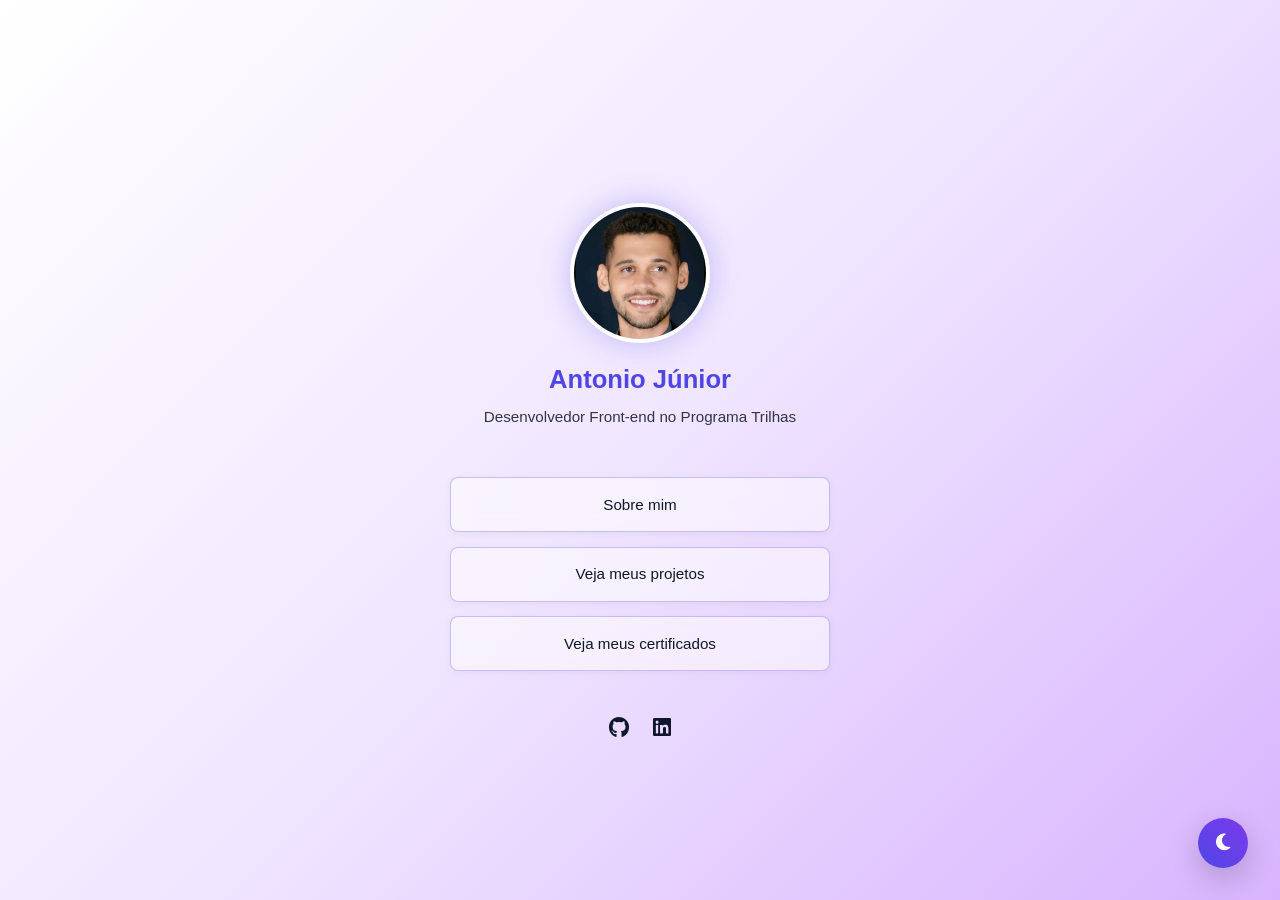
<file: index.html>
<!DOCTYPE html>
<html lang="pt-br">
<head>
    <meta charset="UTF-8">
    <meta name="viewport" content="width=device-width, initial-scale=1.0">
    <title>Portfólio Antonio Júnior</title>
    <link rel="stylesheet" href="style.css">
    <link rel="shortcut icon" href="favicon.svg" type="image/svg">
    <link rel="stylesheet" href="https://cdnjs.cloudflare.com/ajax/libs/font-awesome/6.4.0/css/all.min.css">
</head>
<body>

    <button class="btn-tema" id="btnTema" aria-label="Alternar tema">
        <i class="fas fa-moon"></i>
    </button>

    <main class="pagina-inicial">
        <div class="perfil-topo">
            <img src="img/imagem-perfil.png" alt="Foto de perfil de Antonio Júnior" class="foto-perfil">
            <h1>Antonio Júnior</h1>
            <p class="subtitulo">Desenvolvedor Front-end no Programa Trilhas</p>
        </div>

        <div class="botoes-iniciais">
            <a href="sobre.html" class="botao-principal">Sobre mim</a>
            <a href="projetos.html" class="botao-principal">Veja meus projetos</a>
            <a href="https://drive.google.com/drive/folders/SEU_LINK_DA_PASTA" target="_blank" class="botao-principal">Veja meus certificados</a>
        </div>

        <div class="redes-sociais">
            <a href="https://github.com/Antoniofragajunior" target="_blank" aria-label="GitHub">
                <i class="fab fa-github"></i>
            </a>
            <a href="https://www.linkedin.com/in/ant%C3%B4nio-fraga-j%C3%BAnior-19ba61375" target="_blank" aria-label="LinkedIn">
                <i class="fab fa-linkedin"></i>
            </a>
        </div>
    </main>

    <script src="script.js"></script>
</body>
</html>
</file>
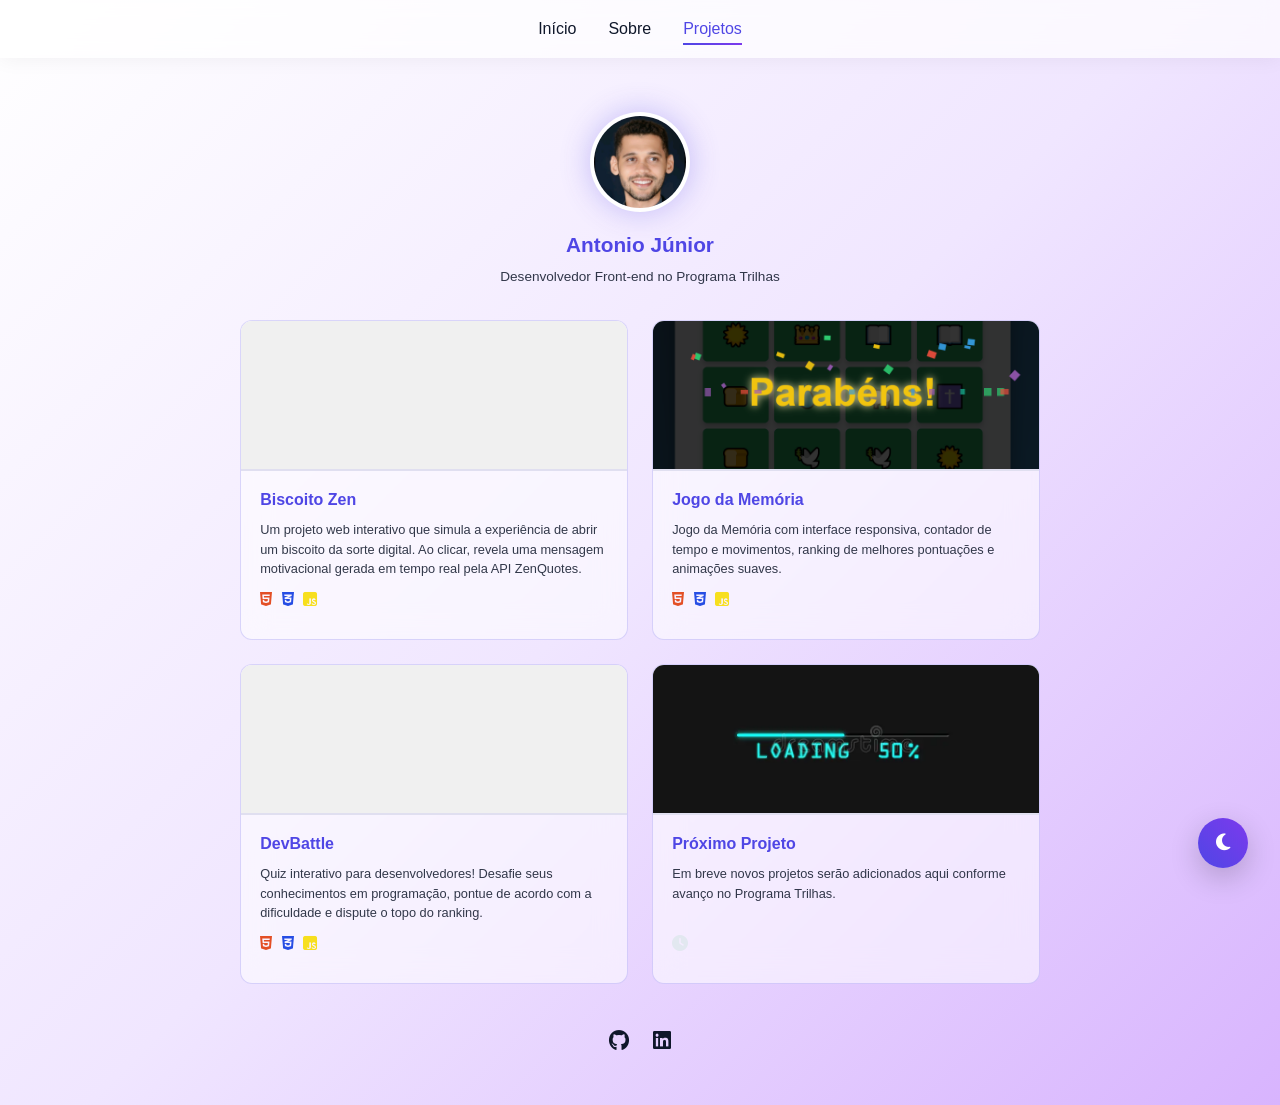
<file: projetos.html>
<!DOCTYPE html>
<html lang="pt-br">
<head>
    <meta charset="UTF-8">
    <meta name="viewport" content="width=device-width, initial-scale=1.0">
    <title>Meus Projetos - Antonio Júnior</title>
    <link rel="stylesheet" href="style.css">
    <link rel="shortcut icon" href="favicon.svg" type="image/svg">
    <link rel="stylesheet" href="https://cdnjs.cloudflare.com/ajax/libs/font-awesome/6.4.0/css/all.min.css">
</head>
<body>

    <button class="btn-tema" id="btnTema" aria-label="Alternar tema">
        <i class="fas fa-moon"></i>
    </button>

    <nav class="navegacao">
        <ul class="menu">
            <li><a href="index.html" class="menu-link">Início</a></li>
            <li><a href="sobre.html" class="menu-link">Sobre</a></li>
            <li><a href="projetos.html" class="menu-link ativo">Projetos</a></li>
        </ul>
    </nav>

    <main class="pagina-conteudo">
        <div class="perfil-topo">
            <img src="img/imagem-perfil.png" alt="Foto de perfil de Antonio Júnior" class="foto-perfil">
            <h1>Antonio Júnior</h1>
            <p class="subtitulo">Desenvolvedor Front-end no Programa Trilhas</p>
        </div>

        <section class="projetos-grid">

            <!-- Projeto 1 - Biscoito Zen -->
           <div class="projetos-card">
    <video class="projetos-video" autoplay muted loop playsinline>
        <source src="img/biscoito-zen.mp4" type="video/mp4">
        Seu navegador não suporta o elemento de vídeo.
    </video>
    <div class="caixa-texto-projetos">
                    <h3 class="info-projetos">Biscoito Zen</h3>
                    <p class="paragrafo-projetos">
                        Um projeto web interativo que simula a experiência de abrir um biscoito da sorte digital.
                        Ao clicar, revela uma mensagem motivacional gerada em tempo real pela API ZenQuotes.
                    </p>
                    <div class="linguagens-projeto">
                        <i class="fab fa-html5 html-icon linguagem-icon" title="HTML5"></i>
                        <i class="fab fa-css3-alt css-icon linguagem-icon" title="CSS3"></i>
                        <i class="fab fa-js-square js-icon linguagem-icon" title="JavaScript"></i>
                    </div>
                </div>
                <div class="overlay">
                    <div class="overlay-botoes">
                        <a href="https://github.com/Antoniofragajunior/Biscoito-Zen" target="_blank" class="overlay-btn github-btn">
                            <i class="fab fa-github"></i> Ver Código
                        </a>
                        <a href="https://antoniofragajunior.github.io/Biscoito-Zen/" target="_blank" class="overlay-btn jogar-btn">
                            <i class="fas fa-gamepad"></i> Acessar
                        </a>
                    </div>
                </div>
            </div>

            <!-- Projeto 2 - Jogo da Memória -->
            <div class="projetos-card">
                <img src="img/jogo-memoria.png" alt="Projeto Jogo da Memória" class="projetos-imagem">
                <div class="caixa-texto-projetos">
                    <h3 class="info-projetos">Jogo da Memória</h3>
                    <p class="paragrafo-projetos">
                        Jogo da Memória com interface responsiva, contador de tempo e movimentos,
                        ranking de melhores pontuações e animações suaves.
                    </p>
                    <div class="linguagens-projeto">
                        <i class="fab fa-html5 html-icon linguagem-icon" title="HTML5"></i>
                        <i class="fab fa-css3-alt css-icon linguagem-icon" title="CSS3"></i>
                        <i class="fab fa-js-square js-icon linguagem-icon" title="JavaScript"></i>
                    </div>
                </div>
                <div class="overlay">
                    <div class="overlay-botoes">
                        <a href="https://github.com/Antoniofragajunior/Jogo-da-Memoria" target="_blank" class="overlay-btn github-btn">
                            <i class="fab fa-github"></i> Ver Código
                        </a>
                        <a href="https://antoniofragajunior.github.io/Jogo-da-Memoria" target="_blank" class="overlay-btn jogar-btn">
                            <i class="fas fa-gamepad"></i> Jogar Agora
                        </a>
                    </div>
                </div>
            </div>

            <!-- Projeto 3 - DevBattle -->
            <div class="projetos-card">
    <video class="projetos-video" autoplay muted loop playsinline>
        <source src="img/devbattle.mp4" type="video/mp4">
        Seu navegador não suporta o elemento de vídeo.
    </video>
    <div class="caixa-texto-projetos">
                    <h3 class="info-projetos">DevBattle</h3>
                    <p class="paragrafo-projetos">
                        Quiz interativo para desenvolvedores! Desafie seus conhecimentos em programação,
                        pontue de acordo com a dificuldade e dispute o topo do ranking.
                    </p>
                    <div class="linguagens-projeto">
                        <i class="fab fa-html5 html-icon linguagem-icon" title="HTML5"></i>
                        <i class="fab fa-css3-alt css-icon linguagem-icon" title="CSS3"></i>
                        <i class="fab fa-js-square js-icon linguagem-icon" title="JavaScript"></i>
                    </div>
                </div>
                <div class="overlay">
                    <div class="overlay-botoes">
                        <a href="https://github.com/Antoniofragajunior/Jogo-DevBattle" target="_blank" class="overlay-btn github-btn">
                            <i class="fab fa-github"></i> Ver Código
                        </a>
                        <a href="https://antoniofragajunior.github.io/Jogo-DevBattle/" target="_blank" class="overlay-btn jogar-btn">
                            <i class="fas fa-gamepad"></i> Jogar Agora
                        </a>
                    </div>
                </div>
            </div>

            <!-- Projeto 4 - Próximo Projeto -->
            <div class="projetos-card">
                <img src="img/proximo-projeto.webp" alt="Próximo projeto" class="projetos-imagem">
                <div class="caixa-texto-projetos">
                    <h3 class="info-projetos">Próximo Projeto</h3>
                    <p class="paragrafo-projetos">
                        Em breve novos projetos serão adicionados aqui conforme avanço no Programa Trilhas.
                    </p>
                    <div class="linguagens-projeto">
                        <i class="fas fa-clock linguagem-icon" title="Em breve"></i>
                    </div>
                </div>
                <div class="overlay">
                    <div class="overlay-botoes">
                        <span class="overlay-btn desabilitado">
                            <i class="fas fa-hourglass-half"></i> Em breve
                        </span>
                    </div>
                </div>
            </div>

        </section>

        <div class="redes-sociais">
            <a href="https://github.com/Antoniofragajunior" target="_blank" aria-label="GitHub">
                <i class="fab fa-github"></i>
            </a>
            <a href="https://www.linkedin.com/in/ant%C3%B4nio-fraga-j%C3%BAnior-19ba61375" target="_blank" aria-label="LinkedIn">
                <i class="fab fa-linkedin"></i>
            </a>
        </div>
    </main>

    <script src="script.js"></script>
</body>
</html>
</file>
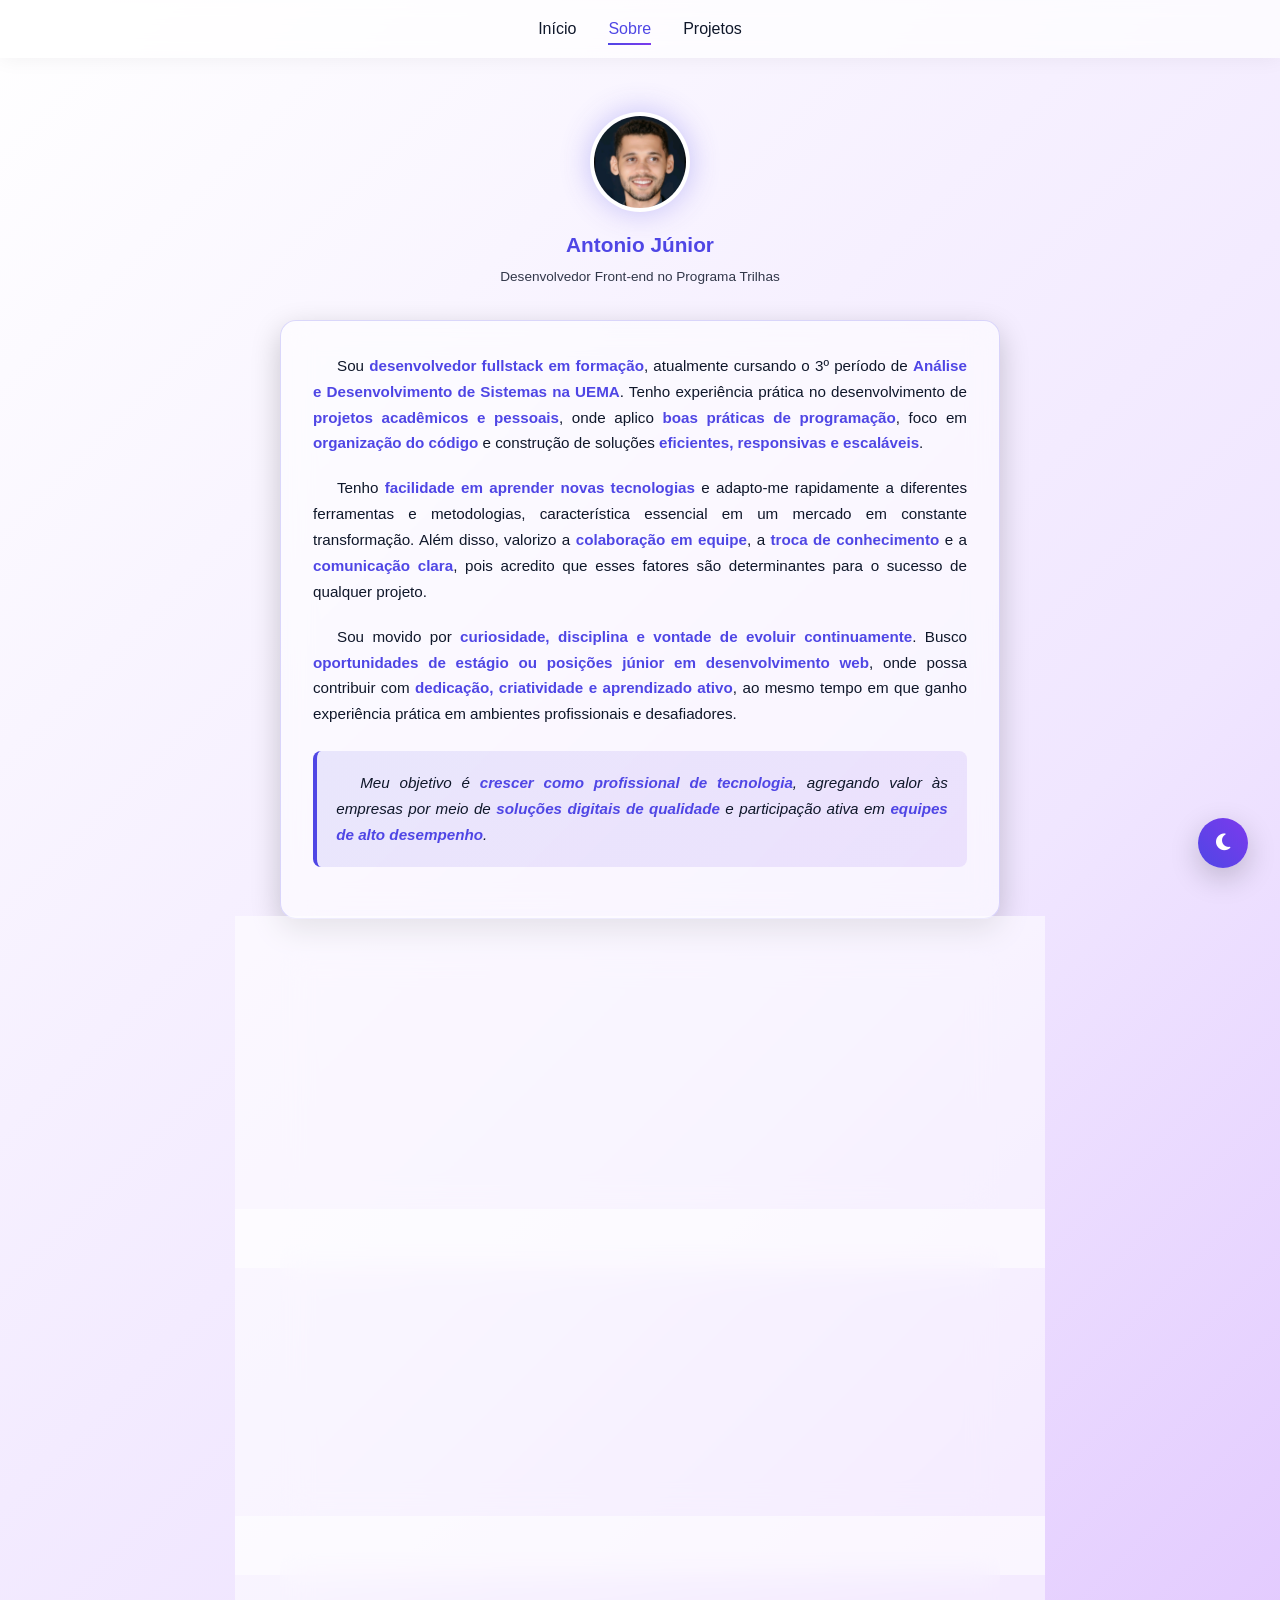
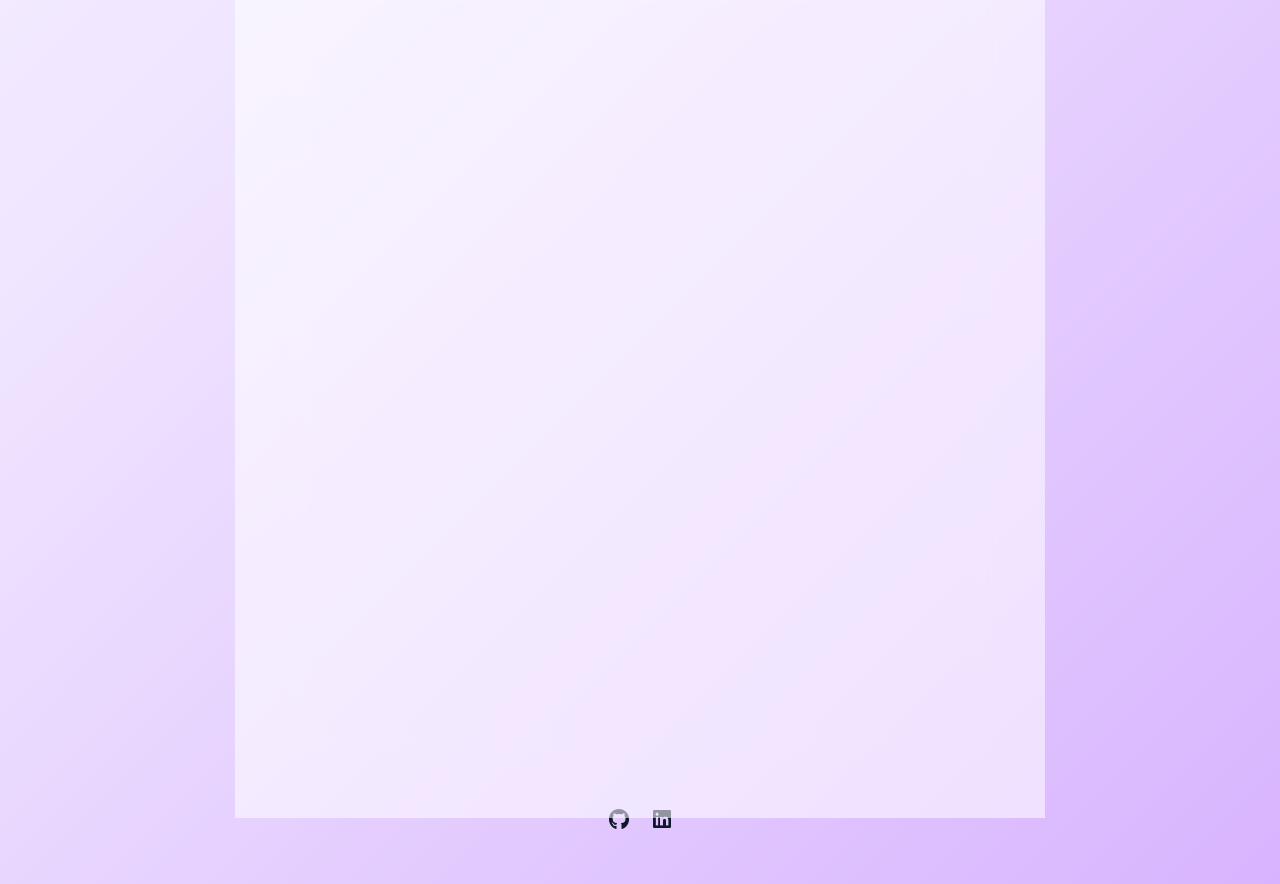
<file: sobre.html>
<!DOCTYPE html>
<html lang="pt-br">
<head>
    <meta charset="UTF-8">
    <meta name="viewport" content="width=device-width, initial-scale=1.0">
    <title>Sobre Mim - Antonio Júnior</title>
    <link rel="stylesheet" href="style.css">
    <link rel="shortcut icon" href="favicon.svg" type="image/svg">
    <link rel="stylesheet" href="https://cdnjs.cloudflare.com/ajax/libs/font-awesome/6.4.0/css/all.min.css">
</head>
<body>

    <button class="btn-tema" id="btnTema" aria-label="Alternar tema">
        <i class="fas fa-moon"></i>
    </button>

    <nav class="navegacao">
        <ul class="menu">
            <li><a href="index.html" class="menu-link">Início</a></li>
            <li><a href="sobre.html" class="menu-link ativo">Sobre</a></li>
            <li><a href="projetos.html" class="menu-link">Projetos</a></li>
        </ul>
    </nav>

    <main class="pagina-conteudo">
        <div class="perfil-topo">
            <img src="img/imagem-perfil.png" alt="Foto de perfil de Antonio Júnior" class="foto-perfil">
            <h1>Antonio Júnior</h1>
            <p class="subtitulo">Desenvolvedor Front-end no Programa Trilhas</p>
        </div>

        <!-- ===== TEXTO SOBRE MIM ===== -->
        <section class="sobre-texto">
            <p>
                Sou <span class="destaque">desenvolvedor fullstack em formação</span>, atualmente cursando o 3º período de
                <span class="destaque">Análise e Desenvolvimento de Sistemas na UEMA</span>. Tenho experiência prática no
                desenvolvimento de <span class="destaque">projetos acadêmicos e pessoais</span>, onde aplico
                <span class="destaque">boas práticas de programação</span>, foco em
                <span class="destaque">organização do código</span> e construção de soluções
                <span class="destaque">eficientes, responsivas e escaláveis</span>.
            </p>

            <p>
                Tenho <span class="destaque">facilidade em aprender novas tecnologias</span> e adapto-me rapidamente a diferentes
                ferramentas e metodologias, característica essencial em um mercado em constante transformação. Além disso, valorizo
                a <span class="destaque">colaboração em equipe</span>, a <span class="destaque">troca de conhecimento</span> e a
                <span class="destaque">comunicação clara</span>, pois acredito que esses fatores são determinantes para o sucesso de
                qualquer projeto.
            </p>

            <p>
                Sou movido por <span class="destaque">curiosidade, disciplina e vontade de evoluir continuamente</span>.
                Busco <span class="destaque">oportunidades de estágio ou posições júnior em desenvolvimento web</span>,
                onde possa contribuir com <span class="destaque">dedicação, criatividade e aprendizado ativo</span>, ao mesmo
                tempo em que ganho experiência prática em ambientes profissionais e desafiadores.
            </p>

            <p class="paragrafo-final">
                Meu objetivo é <span class="destaque">crescer como profissional de tecnologia</span>, agregando valor
                às empresas por meio de <span class="destaque">soluções digitais de qualidade</span> e participação ativa
                em <span class="destaque">equipes de alto desempenho</span>.
            </p>
        </section>

        <!-- ===== TECNOLOGIAS ===== -->
        <section class="secao-info">
            <h2 class="secao-titulo">
                <i class="fas fa-code"></i> Tecnologias que domino
            </h2>
            <div class="skills-grid">
                <div class="skill-item">
                    <div class="skill-icon"><i class="fab fa-js"></i></div>
                    <div class="skill-name">JavaScript</div>
                </div>
                <div class="skill-item">
                    <div class="skill-icon"><i class="fab fa-java"></i></div>
                    <div class="skill-name">Java</div>
                </div>
                <div class="skill-item">
                    <div class="skill-icon"><i class="fab fa-react"></i></div>
                    <div class="skill-name">React</div>
                </div>
                <div class="skill-item">
                    <div class="skill-icon"><i class="fab fa-node-js"></i></div>
                    <div class="skill-name">Node.js</div>
                </div>
                <div class="skill-item">
                    <div class="skill-icon"><i class="fab fa-html5"></i></div>
                    <div class="skill-name">HTML/CSS</div>
                </div>
                <div class="skill-item">
                    <div class="skill-icon"><i class="fas fa-database"></i></div>
                    <div class="skill-name">PostgreSQL</div>
                </div>
                <div class="skill-item">
                    <div class="skill-icon"><i class="fas fa-database"></i></div>
                    <div class="skill-name">MySQL</div>
                </div>
                <div class="skill-item">
                    <div class="skill-icon"><i class="fab fa-git-alt"></i></div>
                    <div class="skill-name">Git</div>
                </div>
                <div class="skill-item">
                    <div class="skill-icon"><i class="fab fa-php"></i></div>
                    <div class="skill-name">PHP</div>
                </div>
                <div class="skill-item">
                    <div class="skill-icon"><i class="fab fa-github"></i></div>
                    <div class="skill-name">GitHub</div>
                </div>
            </div>
        </section>

        <!-- ===== SOFT SKILLS ===== -->
        <section class="secao-info">
            <h2 class="secao-titulo">
                <i class="fas fa-users"></i> Minhas Soft Skills
            </h2>
            <div class="skills-grid">
                <div class="skill-item">
                    <div class="skill-icon"><i class="fas fa-comments"></i></div>
                    <div class="skill-name">Comunicação</div>
                </div>
                <div class="skill-item">
                    <div class="skill-icon"><i class="fas fa-users"></i></div>
                    <div class="skill-name">Trabalho em Equipe</div>
                </div>
                <div class="skill-item">
                    <div class="skill-icon"><i class="fas fa-lightbulb"></i></div>
                    <div class="skill-name">Resolução de Problemas</div>
                </div>
                <div class="skill-item">
                    <div class="skill-icon"><i class="fas fa-exchange-alt"></i></div>
                    <div class="skill-name">Adaptabilidade</div>
                </div>
                <div class="skill-item">
                    <div class="skill-icon"><i class="fas fa-bolt"></i></div>
                    <div class="skill-name">Proatividade</div>
                </div>
                <div class="skill-item">
                    <div class="skill-icon"><i class="fas fa-tasks"></i></div>
                    <div class="skill-name">Organização</div>
                </div>
                <div class="skill-item">
                    <div class="skill-icon"><i class="fas fa-eye"></i></div>
                    <div class="skill-name">Visão</div>
                </div>
                <div class="skill-item">
                    <div class="skill-icon"><i class="fas fa-users-cog"></i></div>
                    <div class="skill-name">Liderança</div>
                </div>
            </div>
        </section>

        <!-- ===== FORMAÇÕES E CERTIFICADOS ===== -->
        <section class="secao-info">
            <h2 class="secao-titulo">
                <i class="fas fa-certificate"></i> Formações e Certificados
            </h2>
            <div class="formacoes-lista">

                <!-- Formação 1 -->
                <div class="formacao-item">
                    <div class="formacao-info">
                        <h3 class="formacao-nome">Análise e Desenvolvimento de Sistemas</h3>
                        <p class="formacao-instituicao">UEMA - Universidade Estadual do Maranhão</p>
                        <p class="formacao-data">2024 - 2026 (Previsão)</p>
                    </div>
                    <span class="formacao-link em-andamento">
                        <i class="fas fa-spinner"></i>
                        <span>Em andamento</span>
                    </span>
                </div>

                <!-- Formação 2 -->
                <div class="formacao-item">
                    <div class="formacao-info">
                        <h3 class="formacao-nome">Learn to Program</h3>
                        <p class="formacao-instituicao">FIAP</p>
                        <p class="formacao-data">Concluído em 2025</p>
                    </div>
                    <a href="https://drive.google.com/file/d/1vp1hyuR1m7mMQMzdd9HQftSINPlynI8Z/view?usp=sharing" target="_blank" class="formacao-link">
                        <i class="fas fa-certificate"></i>
                        <span>Ver Certificado</span>
                    </a>
                </div>

                <!-- Formação 3 -->
                <div class="formacao-item">
                    <div class="formacao-info">
                        <h3 class="formacao-nome">Fundamentos de TI: Hardware e Software</h3>
                        <p class="formacao-instituicao">Fundação Bradesco</p>
                        <p class="formacao-data">Concluído em 2025</p>
                    </div>
                    <a href="https://drive.google.com/file/d/1R7rg_cy_7NKjpEYLDtI7NiM7tBJGaLRt/view?usp=sharing" target="_blank" class="formacao-link">
                        <i class="fas fa-certificate"></i>
                        <span>Ver Certificado</span>
                    </a>
                </div>

                <!-- Formação 4 -->
                <div class="formacao-item">
                    <div class="formacao-info">
                        <h3 class="formacao-nome">Programador Web</h3>
                        <p class="formacao-instituicao">IFRS - Instituto Federal do Rio Grande do Sul</p>
                        <p class="formacao-data">Dez/2025 (Previsão)</p>
                    </div>
                    <span class="formacao-link em-andamento">
                        <i class="fas fa-spinner"></i>
                        <span>Em andamento</span>
                    </span>
                </div>

                <!-- Formação 5 -->
                <div class="formacao-item">
                    <div class="formacao-info">
                        <h3 class="formacao-nome">Lógica de Programação: Começando a Desenvolver seus Primeiros Programas</h3>
                        <p class="formacao-instituicao">IFRS - Instituto Federal do Rio Grande do Sul</p>
                        <p class="formacao-data">2025</p>
                    </div>
                    <a href="https://drive.google.com/file/d/1n079yzExjlu_mX9iWy-_bryY2LYyXhS3/view?usp=sharing" target="_blank" class="formacao-link">
                        <i class="fas fa-certificate"></i>
                        <span>Ver Certificado</span>
                    </a>
                </div>

                <!-- Formação 6 -->
                <div class="formacao-item">
                    <div class="formacao-info">
                        <h3 class="formacao-nome">Lógica de Programação: Deixando os seus Programas Espertos</h3>
                        <p class="formacao-instituicao">IFRS - Instituto Federal do Rio Grande do Sul</p>
                        <p class="formacao-data">2025</p>
                    </div>
                    <a href="https://drive.google.com/file/d/19o6_mC2OSzGf-d0QrKoquU1t6_l5NdY5/view?usp=sharing" target="_blank" class="formacao-link">
                        <i class="fas fa-certificate"></i>
                        <span>Ver Certificado</span>
                    </a>
                </div>

            </div>
        </section>

        <div class="redes-sociais">
            <a href="https://github.com/Antoniofragajunior" target="_blank" aria-label="GitHub">
                <i class="fab fa-github"></i>
            </a>
            <a href="https://www.linkedin.com/in/ant%C3%B4nio-fraga-j%C3%BAnior-19ba61375" target="_blank" aria-label="LinkedIn">
                <i class="fab fa-linkedin"></i>
            </a>
        </div>
    </main>

    <script src="script.js"></script>
</body>
</html>
</file>
<file: style.css>
:root {
    --primaria: #4f46e5;
    --secundaria: #7c3aed;
    --escuro: #0f172a;
    --maisEscuro: #0a0f1c;
    --claro: #e2e8f0;
    --texto: #0f172a;
    --vidro: rgba(255, 255, 255, 0.1);
    --sombra: 0 10px 30px rgba(0, 0, 0, 0.2);
    --transicao: all 0.3s ease;
    --gradiente-fundo: linear-gradient(135deg, #ffffff 0%, #f0e6ff 50%, #d8b4fe 100%);
    --card-bg: rgba(255, 255, 255, 0.55);
    --card-borda: rgba(79, 70, 229, 0.2);
    --botao-bg: rgba(255, 255, 255, 0.5);
    --botao-borda: rgba(79, 70, 229, 0.3);
    --nav-bg: rgba(255, 255, 255, 0.7);
}

[data-tema="escuro"] {
    --escuro: #0f172a;
    --maisEscuro: #0a0f1c;
    --claro: #e2e8f0;
    --texto: #e2e8f0;
    --vidro: rgba(255, 255, 255, 0.1);
    --sombra: 0 10px 30px rgba(0, 0, 0, 0.4);
    --gradiente-fundo: linear-gradient(135deg, #0a0f1c 0%, #1e1b4b 50%, #312e81 100%);
    --card-bg: rgba(255, 255, 255, 0.05);
    --card-borda: rgba(255, 255, 255, 0.1);
    --botao-bg: rgba(255, 255, 255, 0.08);
    --botao-borda: rgba(255, 255, 255, 0.2);
    --nav-bg: rgba(15, 23, 42, 0.85);
}

* {
    margin: 0;
    padding: 0;
    box-sizing: border-box;
    font-family: 'Segoe UI', Tahoma, Geneva, Verdana, sans-serif;
}

html {
    scroll-behavior: smooth;
}

body {
    background: var(--gradiente-fundo);
    color: var(--claro);
    line-height: 1.6;
    min-height: 100vh;
    transition: background 0.5s ease, color 0.5s ease;
}

/* ===== BOTÃO DE TEMA ===== */
.btn-tema {
    position: fixed;
    bottom: 2rem;
    right: 2rem;
    z-index: 100;
    width: 50px;
    height: 50px;
    border-radius: 50%;
    background: linear-gradient(45deg, var(--primaria), var(--secundaria));
    color: white;
    border: none;
    cursor: pointer;
    display: flex;
    align-items: center;
    justify-content: center;
    font-size: 1.2rem;
    box-shadow: var(--sombra);
    transition: var(--transicao);
}

.btn-tema:hover {
    transform: scale(1.1) rotate(180deg);
}

/* ===== NAVEGAÇÃO ===== */
.navegacao {
    position: fixed;
    top: 0;
    background: var(--nav-bg);
    width: 100%;
    z-index: 1000;
    padding: 1rem;
    backdrop-filter: blur(10px);
    box-shadow: 0 2px 20px rgba(0, 0, 0, 0.05);
}

.menu {
    display: flex;
    list-style: none;
    justify-content: center;
    gap: 2rem;
    flex-wrap: wrap;
}

.menu-link {
    text-decoration: none;
    color: var(--texto);
    position: relative;
    padding: 0.5rem 0;
    font-weight: 500;
    transition: var(--transicao);
}

.menu-link::after {
    content: "";
    height: 2px;
    width: 0;
    position: absolute;
    bottom: 0;
    left: 0;
    background: linear-gradient(90deg, var(--primaria), var(--secundaria));
    transition: width 0.4s ease;
}

.menu-link:hover::after,
.menu-link.ativo::after {
    width: 100%;
}

.menu-link.ativo {
    color: var(--primaria);
}

/* ===== PÁGINA INICIAL ===== */
.pagina-inicial {
    min-height: 100vh;
    display: flex;
    flex-direction: column;
    justify-content: center;
    align-items: center;
    text-align: center;
    padding: 6rem 2rem 3rem;
}

.perfil-topo {
    display: flex;
    flex-direction: column;
    align-items: center;
    text-align: center;
    margin-bottom: 1.5rem;
}

.foto-perfil {
    width: 140px;
    height: 140px;
    box-shadow: 0 0 30px rgba(79, 70, 229, 0.3);
    border-radius: 50%;
    border: 4px solid rgba(255, 255, 255, 0.8);
    animation: flutuar 5s ease-in-out infinite;
    object-fit: cover;
    margin-bottom: 1rem;
    background: #fff;
}

[data-tema="escuro"] .foto-perfil {
    border-color: var(--vidro);
    background: var(--escuro);
}

h1 {
    font-size: 1.6rem;
    color: var(--primaria);
    font-weight: 700;
    margin-bottom: 0.3rem;
}

.subtitulo {
    font-size: 0.95rem;
    color: var(--texto);
    opacity: 0.85;
    max-width: 400px;
}

/* ===== BOTÕES INICIAIS ===== */
.botoes-iniciais {
    display: flex;
    flex-direction: column;
    gap: 0.9rem;
    width: 100%;
    max-width: 380px;
    margin-top: 1.5rem;
}

.botao-principal {
    display: block;
    width: 100%;
    padding: 0.9rem 1.5rem;
    text-decoration: none;
    text-align: center;
    color: var(--texto);
    font-weight: 500;
    font-size: 0.95rem;
    background: var(--botao-bg);
    border: 1px solid var(--botao-borda);
    border-radius: 8px;
    backdrop-filter: blur(10px);
    transition: var(--transicao);
    box-shadow: 0 2px 10px rgba(0, 0, 0, 0.05);
}

.botao-principal:hover {
    background: linear-gradient(45deg, var(--primaria), var(--secundaria));
    color: #fff;
    border-color: transparent;
    transform: translateY(-3px);
    box-shadow: 0 8px 20px rgba(79, 70, 229, 0.4);
}

/* ===== REDES SOCIAIS ===== */
.redes-sociais {
    display: flex;
    justify-content: center;
    gap: 1.5rem;
    margin-top: 2.5rem;
}

.redes-sociais a {
    color: var(--texto);
    font-size: 1.3rem;
    transition: var(--transicao);
}

.redes-sociais a:hover {
    color: var(--primaria);
    transform: scale(1.2);
}

/* ===== PÁGINAS DE CONTEÚDO ===== */
.pagina-conteudo {
    min-height: 100vh;
    padding: 7rem 1.5rem 3rem;
    display: flex;
    flex-direction: column;
    align-items: center;
}

.pagina-conteudo .perfil-topo {
    margin-bottom: 2rem;
}

.pagina-conteudo .foto-perfil {
    width: 100px;
    height: 100px;
}

.pagina-conteudo h1 {
    font-size: 1.3rem;
}

.pagina-conteudo .subtitulo {
    font-size: 0.85rem;
}

/* ===== SOBRE TEXTO ===== */
.sobre-texto {
    max-width: 720px;
    width: 100%;
    background: var(--card-bg);
    backdrop-filter: blur(15px);
    border: 1px solid var(--card-borda);
    border-radius: 16px;
    padding: 2rem;
    box-shadow: var(--sombra);
}

.sobre-texto p {
    text-align: justify;
    font-size: 0.95rem;
    line-height: 1.7;
    margin-bottom: 1.2rem;
    text-indent: 1.5rem;
    color: var(--texto);
}

.destaque {
    font-weight: 700;
    color: var(--primaria);
}

[data-tema="escuro"] .destaque {
    color: #a78bfa;
}

.paragrafo-final {
    background: linear-gradient(135deg, rgba(79, 70, 229, 0.1), rgba(124, 58, 237, 0.1));
    border-left: 4px solid var(--primaria);
    padding: 1.2rem;
    border-radius: 8px;
    margin-top: 1.5rem;
    font-style: italic;
    text-align: center;
    text-indent: 0;
}

[data-tema="escuro"] .paragrafo-final {
    background: linear-gradient(135deg, rgba(124, 58, 237, 0.15), rgba(79, 70, 229, 0.15));
}

/* ===== PROJETOS GRID ===== */
.projetos-grid {
    display: grid;
    grid-template-columns: repeat(2, 1fr);
    gap: 1.5rem;
    max-width: 800px;
    width: 100%;
}

.projetos-card {
    background: var(--card-bg);
    backdrop-filter: blur(15px);
    border-radius: 12px;
    border: 1px solid var(--card-borda);
    overflow: hidden;
    transition: var(--transicao);
    display: flex;
    flex-direction: column;
    position: relative;
}

.projetos-card:hover {
    transform: translateY(-5px);
    box-shadow: 0 15px 30px rgba(79, 70, 229, 0.2);
    border-color: var(--primaria);
}

.projetos-imagem,
.projetos-video {
    width: 100%;
    height: 150px;
    object-fit: cover;
    border-bottom: 2px solid rgba(79, 70, 229, 0.1);
    background: #f0f0f0;
    display: block;
}

[data-tema="escuro"] .projetos-imagem,
[data-tema="escuro"] .projetos-video {
    border-bottom-color: var(--vidro);
    background: var(--maisEscuro);
}

.caixa-texto-projetos {
    padding: 1rem 1.2rem 1.2rem;
    display: flex;
    flex-direction: column;
    flex-grow: 1;
}

.info-projetos {
    font-size: 1rem;
    color: var(--primaria);
    margin-bottom: 0.5rem;
}

[data-tema="escuro"] .info-projetos {
    color: #a78bfa;
}

.paragrafo-projetos {
    font-size: 0.8rem;
    line-height: 1.5;
    color: var(--texto);
    opacity: 0.85;
    margin-bottom: 0.8rem;
    flex-grow: 1;
}

.linguagens-projeto {
    display: flex;
    gap: 0.6rem;
    margin-bottom: 0.8rem;
}

.linguagem-icon {
    font-size: 1rem;
    transition: var(--transicao);
}

.linguagem-icon:hover {
    transform: scale(1.2);
}

.html-icon { color: #e34f26; }
.css-icon { color: #264de4; }
.js-icon { color: #f7df1e; }

/* =====  CARDS (hover) ===== */
.overlay {
    position: absolute;
    top: 0;
    left: 0;
    width: 100%;
    height: 100%;
    background: linear-gradient(45deg, rgba(79, 70, 229, 0.92), rgba(124, 58, 237, 0.92));
    display: flex;
    align-items: center;
    justify-content: center;
    opacity: 0;
    transition: var(--transicao);
    backdrop-filter: blur(2px);
    z-index: 10;
}

.projetos-card:hover .overlay {
    opacity: 1;
}

.overlay-botoes {
    display: flex;
    flex-direction: column;
    gap: 12px;
    align-items: center;
    justify-content: center;
    padding: 1rem;
    width: 100%;
}

.overlay-btn {
    display: inline-flex;
    align-items: center;
    justify-content: center;
    gap: 8px;
    padding: 10px 20px;
    text-decoration: none;
    border-radius: 8px;
    font-weight: bold;
    font-size: 0.85rem;
    transition: var(--transicao);
    min-width: 170px;
    border: none;
    cursor: pointer;
}

.overlay-btn.github-btn {
    background: rgba(0, 0, 0, 0.85);
    color: #fff;
}

.overlay-btn.github-btn:hover {
    background: #000;
    transform: scale(1.05);
}

.overlay-btn.jogar-btn {
    background: #ffffff;
    color: var(--primaria);
}

.overlay-btn.jogar-btn:hover {
    background: #f0e6ff;
    transform: scale(1.05);
}

/* ===== BOTÃO DESABILITADO (próximo projeto) ===== */
.overlay-btn.desabilitado {
    background: rgba(150, 150, 150, 0.6);
    color: #fff;
    cursor: not-allowed;
    opacity: 0.8;
}

.overlay-btn.desabilitado:hover {
    transform: none;
    background: rgba(150, 150, 150, 0.6);
}

/* ===== ANIMAÇÕES ===== */
@keyframes flutuar {
    0%, 100% { transform: translateY(0); }
    50% { transform: translateY(-8px); }
}

/* ===== RESPONSIVIDADE ===== */
@media (max-width: 768px) {
    .pagina-inicial {
        padding: 5rem 1.5rem 2rem;
    }

    .projetos-grid {
        grid-template-columns: 1fr;
    }

    .sobre-texto {
        padding: 1.5rem;
    }

    .pagina-conteudo {
        padding: 6rem 1rem 2rem;
    }

    .menu {
        gap: 1.2rem;
    }

    .btn-tema {
        bottom: 1.5rem;
        right: 1.5rem;
        width: 45px;
        height: 45px;
    }
}

@media (max-width: 480px) {
    h1 {
        font-size: 1.3rem;
    }

    .foto-perfil {
        width: 110px;
        height: 110px;
    }

    .pagina-conteudo .foto-perfil {
        width: 85px;
        height: 85px;
    }

    .botao-principal {
        font-size: 0.85rem;
        padding: 0.8rem 1rem;
    }

    .btn-tema {
        bottom: 1rem;
        right: 1rem;
        width: 40px;
        height: 40px;
        font-size: 1rem;
    }

    .overlay-btn {
        font-size: 0.8rem;
        padding: 8px 16px;
        min-width: 150px;
    }
}

/* ===== SEÇÕES SOBRE MIM (Skills e Certificados) ===== */
.secao-info {
    width: 100%;
    max-width: 720px;
    margin-top: 2rem;
    background: var(--card-bg);
    backdrop-filter: blur(15px);
    border: 1px solid var(--card-borda);
    border-radius: 16px;
    padding: 1.8rem;
    box-shadow: var(--sombra);
}

.secao-titulo {
    font-size: 1.15rem;
    color: var(--primaria);
    margin-bottom: 1.2rem;
    display: flex;
    align-items: center;
    gap: 0.6rem;
    justify-content: center;
    text-align: center;
}

[data-tema="escuro"] .secao-titulo {
    color: #a78bfa;
}

/* ===== GRID DE SKILLS ===== */
.skills-grid {
    display: grid;
    grid-template-columns: repeat(auto-fit, minmax(90px, 1fr));
    gap: 1rem;
    justify-items: center;
}

.skill-item {
    text-align: center;
    transition: transform 0.3s ease;
    width: 100%;
}

.skill-item:hover {
    transform: translateY(-5px);
}

.skill-icon {
    width: 48px;
    height: 48px;
    border-radius: 50%;
    background: var(--botao-bg);
    border: 1px solid var(--botao-borda);
    display: flex;
    align-items: center;
    justify-content: center;
    margin: 0 auto 6px;
    font-size: 1.3rem;
    color: var(--primaria);
    transition: all 0.3s ease;
}

[data-tema="escuro"] .skill-icon {
    color: #a78bfa;
}

.skill-item:hover .skill-icon {
    background: linear-gradient(45deg, var(--primaria), var(--secundaria));
    color: #fff;
    border-color: transparent;
    box-shadow: 0 5px 15px rgba(79, 70, 229, 0.3);
}

.skill-name {
    font-weight: 600;
    color: var(--texto);
    font-size: 0.75rem;
    line-height: 1.2;
}

/* ===== FORMAÇÕES ===== */
.formacoes-lista {
    display: flex;
    flex-direction: column;
    gap: 0.9rem;
}

.formacao-item {
    display: flex;
    justify-content: space-between;
    align-items: center;
    gap: 1rem;
    padding: 1rem;
    background: rgba(79, 70, 229, 0.06);
    border-radius: 10px;
    border: 1px solid var(--card-borda);
    transition: var(--transicao);
}

[data-tema="escuro"] .formacao-item {
    background: rgba(255, 255, 255, 0.04);
}

.formacao-item:hover {
    transform: translateX(5px);
    border-color: var(--primaria);
    background: rgba(79, 70, 229, 0.12);
}

.formacao-info {
    flex: 1;
    min-width: 0;
}

.formacao-nome {
    font-size: 0.95rem;
    color: var(--primaria);
    font-weight: 700;
    margin-bottom: 0.3rem;
    line-height: 1.3;
}

[data-tema="escuro"] .formacao-nome {
    color: #a78bfa;
}

.formacao-instituicao {
    font-size: 0.82rem;
    font-weight: 600;
    color: var(--texto);
    margin-bottom: 0.15rem;
}

.formacao-data {
    font-size: 0.78rem;
    color: var(--texto);
    opacity: 0.7;
}

.formacao-link {
    display: inline-flex;
    align-items: center;
    gap: 0.5rem;
    color: var(--primaria);
    text-decoration: none;
    font-weight: 700;
    font-size: 0.8rem;
    padding: 0.5rem 0.9rem;
    border-radius: 8px;
    background: rgba(79, 70, 229, 0.12);
    border: 1px solid var(--botao-borda);
    transition: var(--transicao);
    white-space: nowrap;
}

[data-tema="escuro"] .formacao-link {
    color: #a78bfa;
}

.formacao-link:hover {
    background: linear-gradient(45deg, var(--primaria), var(--secundaria));
    color: #fff;
    transform: scale(1.05);
    box-shadow: 0 5px 15px rgba(79, 70, 229, 0.3);
    border-color: transparent;
}

.formacao-link.em-andamento {
    background: rgba(150, 150, 150, 0.15);
    color: var(--texto);
    cursor: default;
    opacity: 0.85;
}

.formacao-link.em-andamento:hover {
    transform: none;
    background: rgba(150, 150, 150, 0.15);
    color: var(--texto);
    box-shadow: none;
    border-color: var(--botao-borda);
}

/* ===== RESPONSIVIDADE 2 ===== */
@media (max-width: 768px) {
    .secao-info {
        padding: 1.3rem;
    }

    .skills-grid {
        grid-template-columns: repeat(auto-fit, minmax(75px, 1fr));
        gap: 0.8rem;
    }

    .skill-icon {
        width: 42px;
        height: 42px;
        font-size: 1.1rem;
    }

    .skill-name {
        font-size: 0.7rem;
    }

    .formacao-item {
        flex-direction: column;
        align-items: flex-start;
    }

    .formacao-link {
        align-self: stretch;
        justify-content: center;
        width: 100%;
    }
}

@media (max-width: 480px) {
    .secao-titulo {
        font-size: 1rem;
    }

    .skills-grid {
        grid-template-columns: repeat(3, 1fr);
    }

    .formacao-nome {
        font-size: 0.85rem;
    }

    .formacao-link {
        font-size: 0.75rem;
        padding: 0.45rem 0.8rem;
    }
}
</file>
